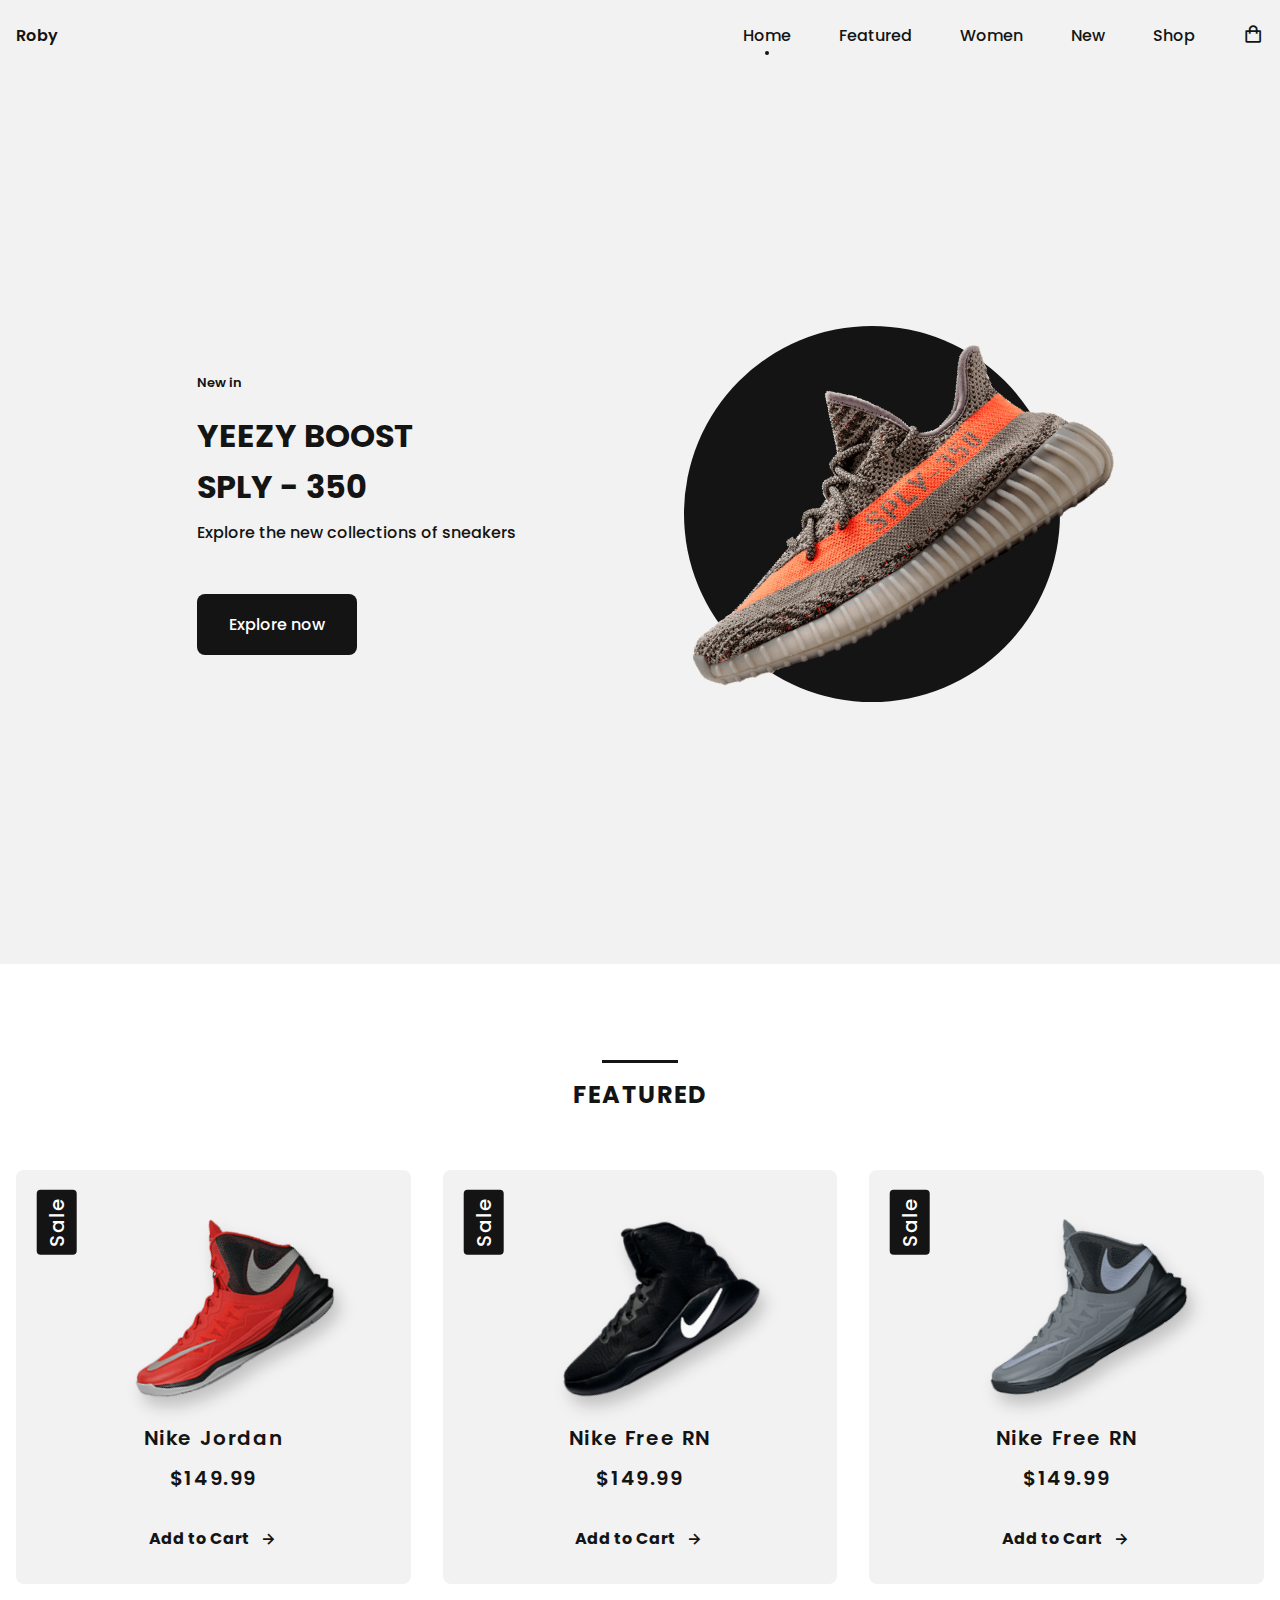
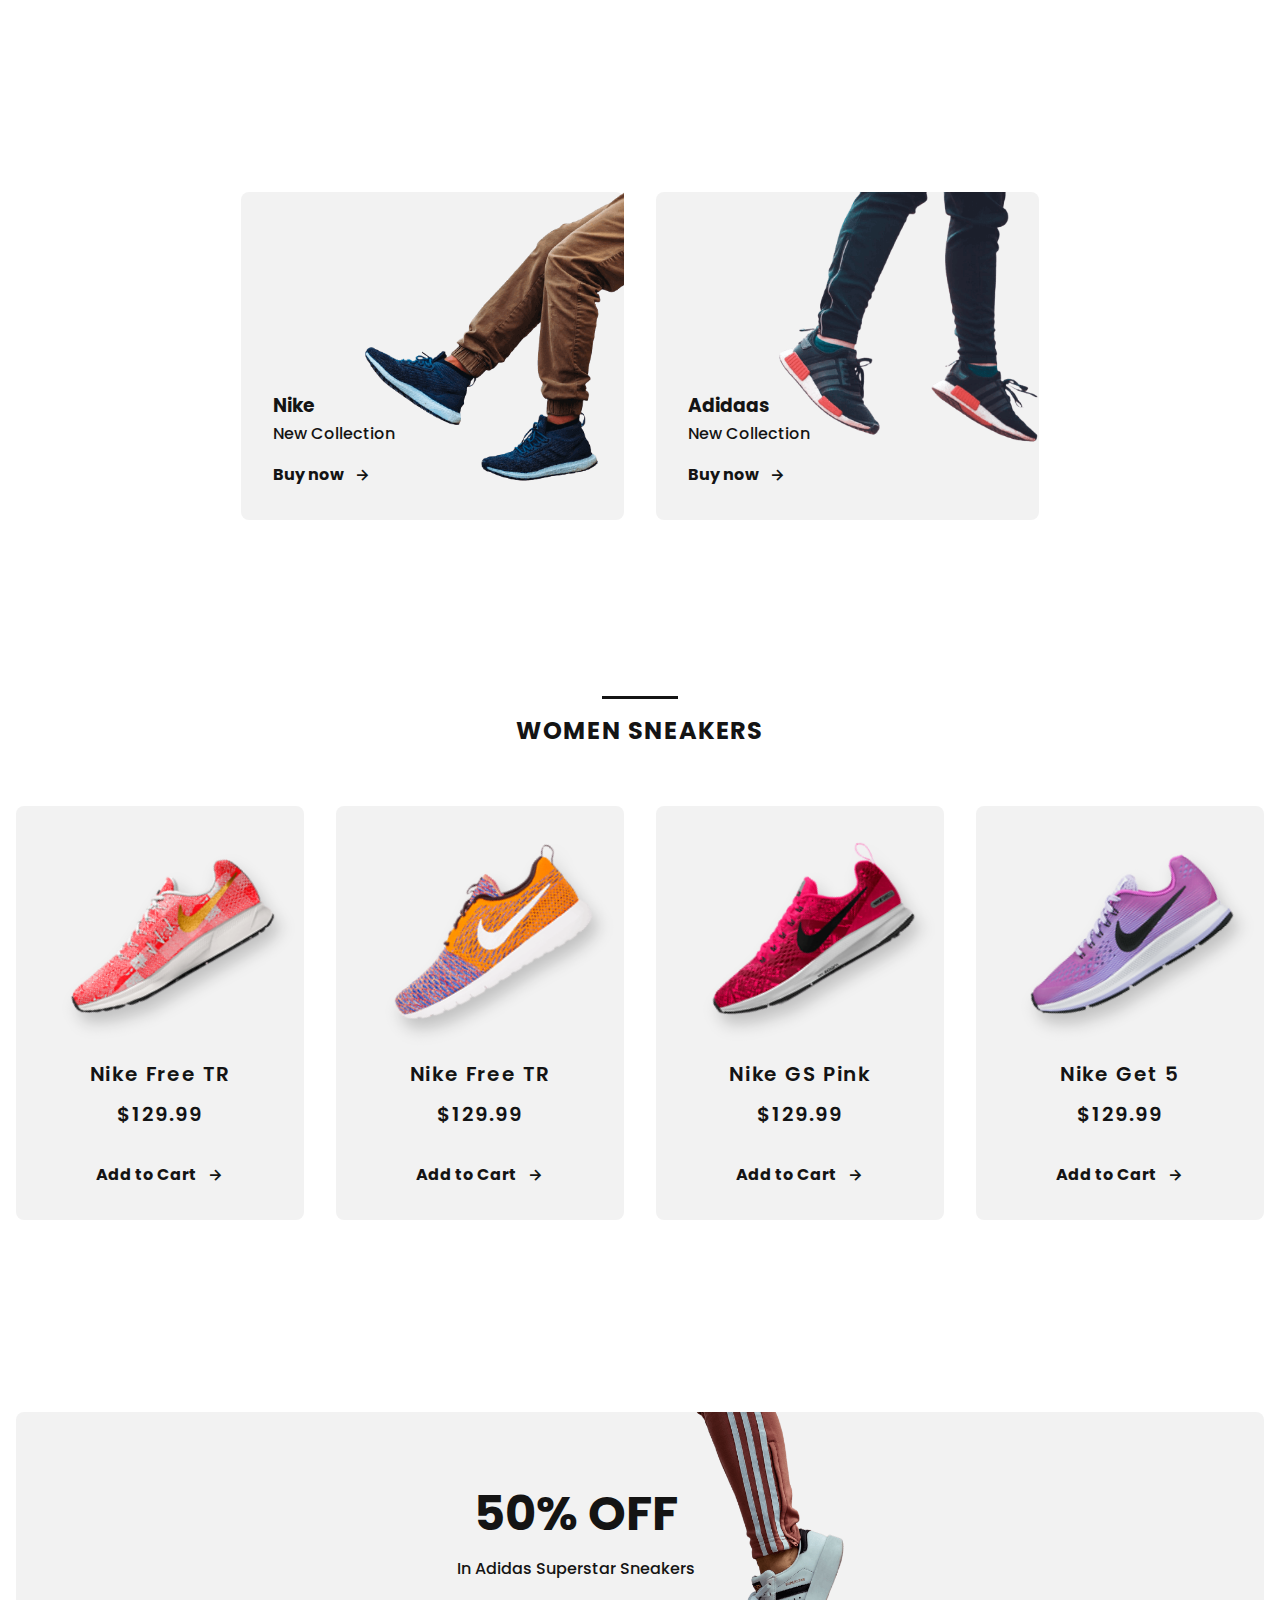
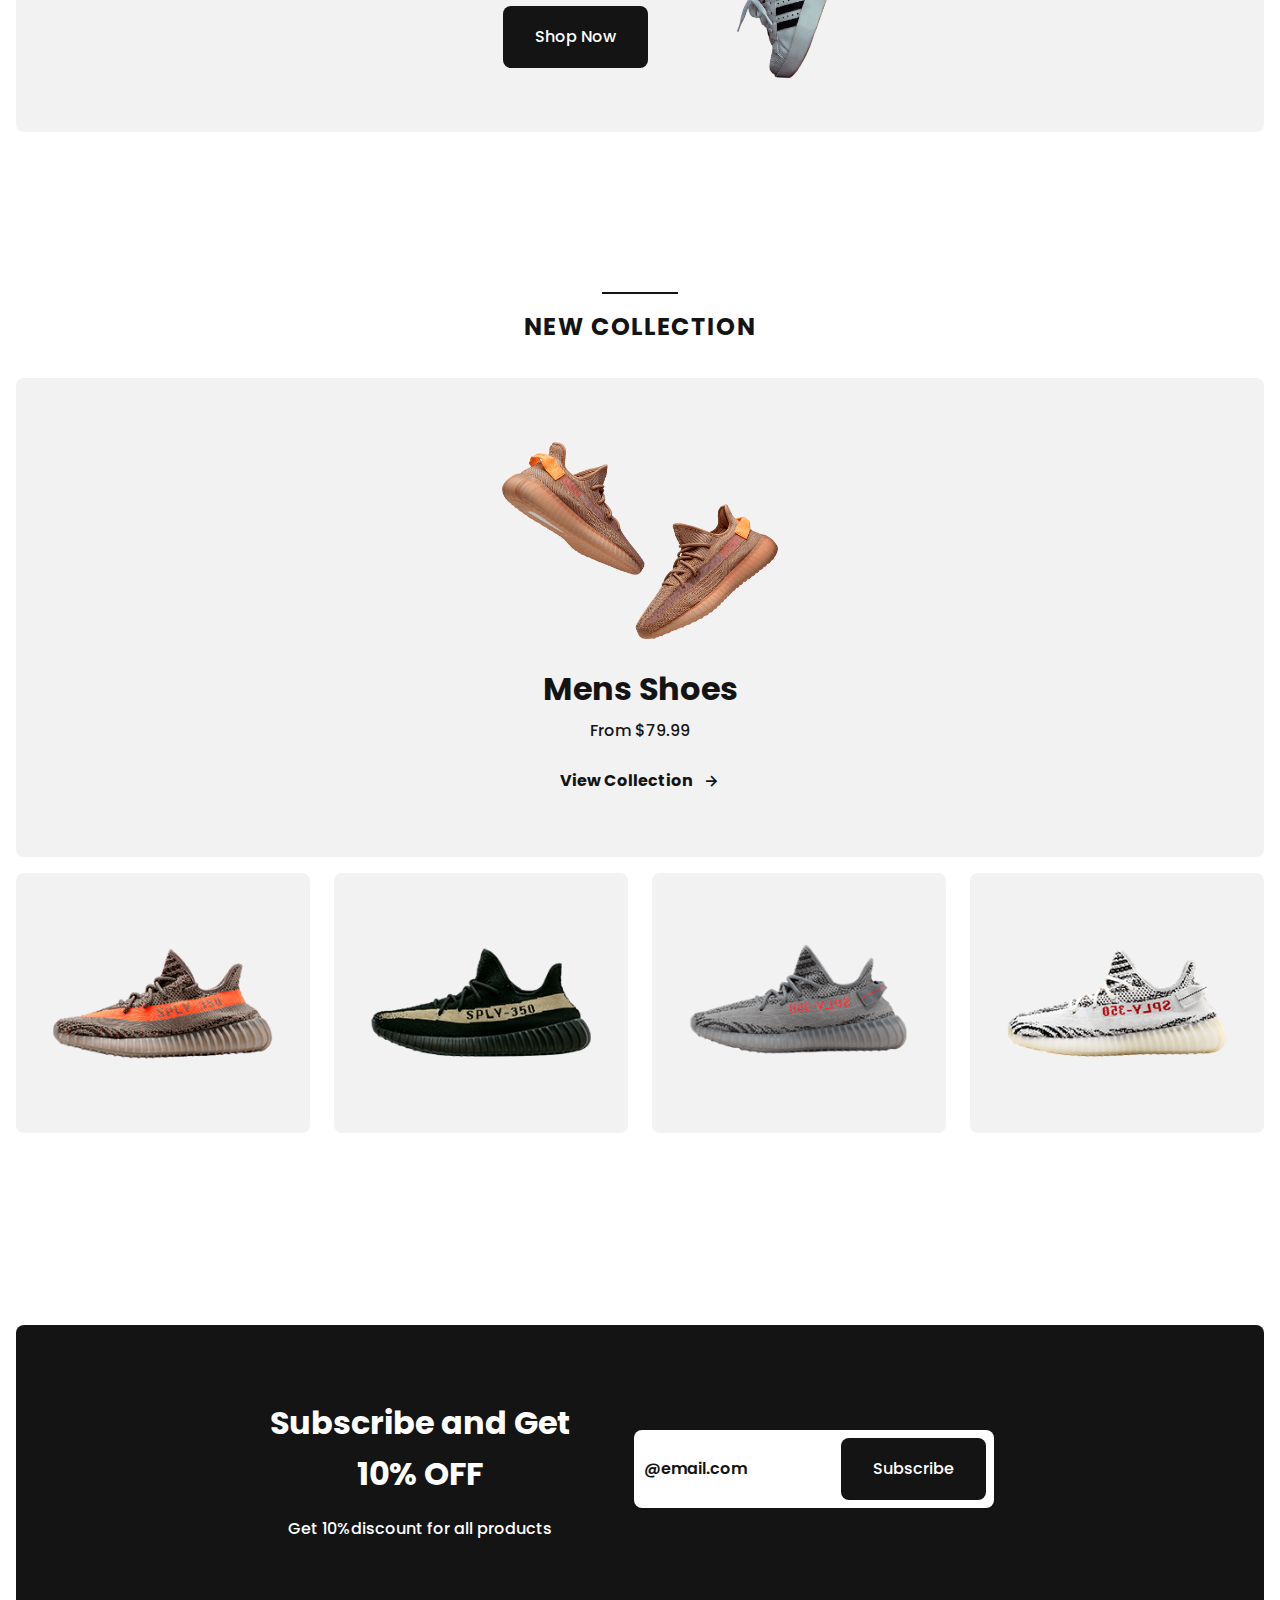
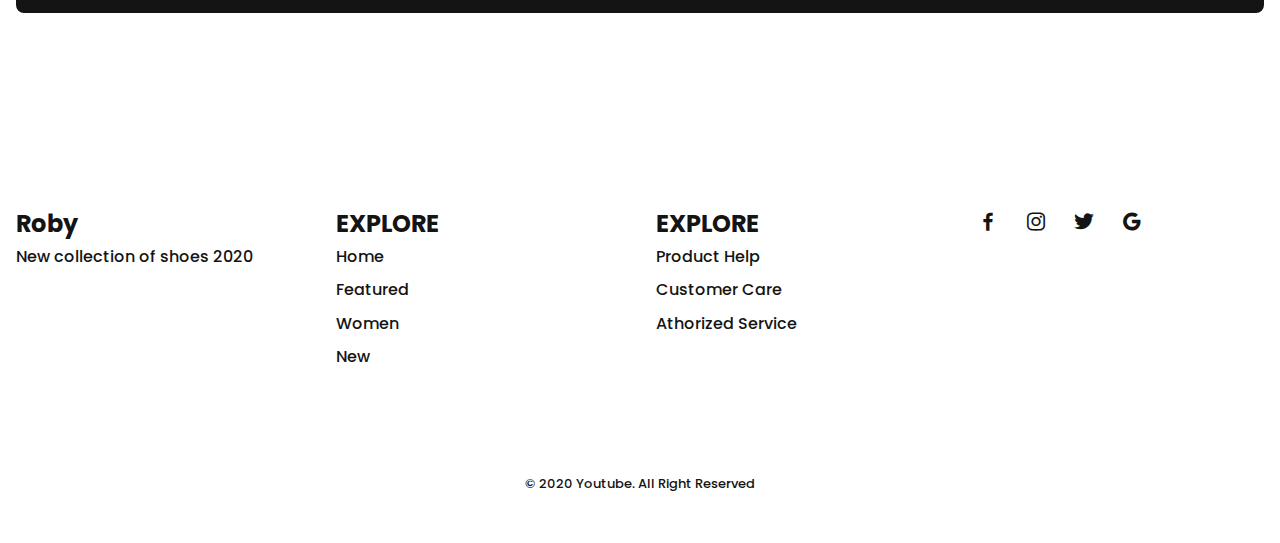
<file: index.html>
<!DOCTYPE html>
<html>

<head>
    <meta charset="utf-8">
    <meta http-equiv="X-UA-Compatible" content="IE=edge">
    <title></title>
    <meta name="description" content="">
    <meta name="viewport" content="width=device-width, initial-scale=1">
    <link rel="stylesheet" href="css/style.css">
    <link href='https://unpkg.com/boxicons@2.0.7/css/boxicons.min.css' rel='stylesheet'>
    <title>Responsive Ecommerce Website Sneakers</title>
</head>

<body>
    <!--header-->
    <header class="header" id="header">
        <nav class="nav bd-grid">
            <div class="nav__toggle" id="nav-toggle">
                <i class='bx bxs-grid'></i>
            </div>

            <a href="#" class="nav__logo">Roby</a>

            <div class="nav__menu" id="nav-menu">
                <ul class="nav__list">
                    <li class="nav__item"><a href="#home" class="nav__link active">Home</a></li>
                    <li class="nav__item"><a href="#featured" class="nav__link">Featured</a></li>
                    <li class="nav__item"><a href="#women" class="nav__link">Women</a></li>
                    <li class="nav__item"><a href="#new" class="nav__link">New</a></li>
                    <li class="nav__item"><a href="shop.html" class="nav__link">Shop</a></li>
                </ul>
            </div>

            <div class="nav__shop">
                <i class='bx bx-shopping-bag'></i>
            </div>
        </nav>
    </header>

    <main class="main">

        <section class="home" id="home">
            <div class="home__container bd-grid">
                <div class="home__sneaker">
                    <div class="home__shape"></div>
                    <img src="images/imghome.png" alt="" class="home__img">
                </div>

                <div class="home__data">
                    <span class="home__new">New in</span>
                    <h1 class="home__title">YEEZY BOOST <br> SPLY - 350</h1>
                    <p class="home__description">Explore the new collections of sneakers</p>
                    <a href="#" class="button">Explore now</a>
                </div>
            </div>
        </section>

        <section class="featured section" id="featured">
            <h2 class="section-title">FEATURED</h2>

            <div class="featured__container bd-grid">
                <article class="sneaker">
                    <div class="sneaker__sale">Sale</div>
                    <img src="images/featured1.png" alt="" class="sneaker__img">
                    <span class="sneaker__name">Nike Jordan</span>
                    <span class="sneaker__price">$149.99</span>
                    <a href="" class="button-light">Add to Cart<i class='bx bx-right-arrow-alt button-icon'></i></a>
                </article>

                <article class="sneaker">
                    <div class="sneaker__sale">Sale</div>
                    <img src="images/featured2.png" alt="" class="sneaker__img">
                    <span class="sneaker__name">Nike Free RN</span>
                    <span class="sneaker__price">$149.99</span>
                    <a href="" class="button-light">Add to Cart<i class='bx bx-right-arrow-alt button-icon'></i></a>
                </article>

                <article class="sneaker">
                    <div class="sneaker__sale">Sale</div>
                    <img src="images/featured3.png" alt="" class="sneaker__img">
                    <span class="sneaker__name">Nike Free RN</span>
                    <span class="sneaker__price">$149.99</span>
                    <a href="" class="button-light">Add to Cart<i class='bx bx-right-arrow-alt button-icon'></i></a>
                </article>
            </div>
        </section>

        <section class="collection section">
            <div class="collection__container bd-grid">
                <div class="collection__card">
                    <div class="collection__data">
                        <h3 class="collection__name">Nike</h3>
                        <p class="collection__description">New Collection</p>
                        <a href="#" class="button-light">Buy now<i class='bx bx-right-arrow-alt button-icon'></i></a>
                    </div>

                    <img src="images/collection1.png" alt="" class="collection__img">
                </div>

                <div class="collection__card">
                    <div class="collection__data">
                        <h3 class="collection__name">Adidaas</h3>
                        <p class="collection__description">New Collection</p>
                        <a href="#" class="button-light">Buy now<i class='bx bx-right-arrow-alt button-icon'></i></a>
                    </div>

                    <img src="images/collection2.png" alt="" class="collection__img">
                </div>
            </div>
        </section>

        <section class="women section" id="women">
            <h2 class="section-title">WOMEN SNEAKERS</h2>

            <div class="women__container bd-grid">
                <article class="sneaker">
                    <img src="images/women1.png" alt="" class="sneaker__img">
                    <span class="sneaker__name">Nike Free TR</span>
                    <span class="sneaker__price">$129.99</span>
                    <a href="" class="button-light">Add to Cart<i class='bx bx-right-arrow-alt button-icon'></i></a>
                </article>

                <article class="sneaker">
                    <img src="images/women2.png" alt="" class="sneaker__img">
                    <span class="sneaker__name">Nike Free TR</span>
                    <span class="sneaker__price">$129.99</span>
                    <a href="" class="button-light">Add to Cart<i class='bx bx-right-arrow-alt button-icon'></i></a>
                </article>

                <article class="sneaker">
                    <img src="images/women3.png" alt="" class="sneaker__img">
                    <span class="sneaker__name">Nike GS Pink</span>
                    <span class="sneaker__price">$129.99</span>
                    <a href="" class="button-light">Add to Cart<i class='bx bx-right-arrow-alt button-icon'></i></a>
                </article>

                <article class="sneaker">
                    <img src="images/women4.png" alt="" class="sneaker__img">
                    <span class="sneaker__name">Nike Get 5</span>
                    <span class="sneaker__price">$129.99</span>
                    <a href="" class="button-light">Add to Cart<i class='bx bx-right-arrow-alt button-icon'></i></a>
                </article>
            </div>
        </section>

        <section class="offer section">
            <div class="offer__container bd-grid">
                <div class="offer__data">
                    <h3 class="offer__title">50% OFF</h3>
                    <p class="offer__description">In Adidas Superstar Sneakers</p>
                    <a href="#" class="button">Shop Now</a>
                </div>

                <img src="images/offert.png" class="offer__img">
            </div>
        </section>

        <section class="new section" id="new">
            <h2 class="section-title">NEW COLLECTION</h2>

            <div class="new__container bd-grid">
                <div class="new__mens">
                    <img src="images/new1.png" alt="" class="new__mens-img">
                    <h3 class="new__title">Mens Shoes</h3>
                    <span class="new__price">From $79.99</span>
                    <a href="" class="button-light">View Collection<i class='bx bx-right-arrow-alt button-icon'></i></a>
                </div>

                <div class="new__sneaker">
                    <div class="new__sneaker-card">
                        <img src="images/new2.png" alt="" class="new__sneaker-img">
                        <div class="new__sneaker-overlay">
                            <a href="#" class="button">Add to Cart</a>
                        </div>
                    </div>

                    <div class="new__sneaker-card">
                        <img src="images/new3.png" alt="" class="new__sneaker-img">
                        <div class="new__sneaker-overlay">
                            <a href="#" class="button">Add to Cart</a>
                        </div>
                    </div>

                    <div class="new__sneaker-card">
                        <img src="images/new4.png" alt="" class="new__sneaker-img">
                        <div class="new__sneaker-overlay">
                            <a href="#" class="button">Add to Cart</a>
                        </div>
                    </div>

                    <div class="new__sneaker-card">
                        <img src="images/new5.png" alt="" class="new__sneaker-img">
                        <div class="new__sneaker-overlay">
                            <a href="#" class="button">Add to Cart</a>
                        </div>
                    </div>
                    
                </div>
            </div>
        </section>

        <section class="newsletter section">
            <div class="newsletter__container bd-grid">
                <div>
                    <h3 class="newsletter__title">Subscribe and Get<br>10% OFF<br></h3>
                    <p class="newsletter__description">Get 10%discount for all products</p>
                </div>

                <form action="" class="newsletter__subscribe">
                    <input type="text" placeholder="@email.com" class="newsletter__input">
                    <a href="#" class="button">Subscribe</a>
                </form>
            </div>
        </section>

        <footer class="footer section">
            <div class="footer__container bd-grid">
                <div class="footer__box">
                    <h3 class="footer__title">Roby</h3>
                    <p class="footer__description">New collection of shoes 2020</p>
                </div>

                <div class="footer__box">
                    <h3 class="footer__title">EXPLORE</h3>
                    <li><a href="#home" class="footer__link">Home</a></li>
                    <li><a href="#featured" class="footer__link">Featured</a></li>
                    <li><a href="#women" class="footer__link">Women</a></li>
                    <li><a href="#new" class="footer__link">New</a></li>
                </div>

                <div class="footer__box">
                    <h3 class="footer__title">EXPLORE</h3>
                    <li><a href="#" class="footer__link">Product Help</a></li>
                    <li><a href="#" class="footer__link">Customer Care</a></li>
                    <li><a href="#" class="footer__link">Athorized Service</a></li>
                </div>

                <div class="footer__box">
                    <a href="#" class="footer__social"><i class='bx bxl-facebook'></i></a>
                    <a href="#" class="footer__social"><i class='bx bxl-instagram'></i></a>
                    <a href="#" class="footer__social"><i class='bx bxl-twitter'></i></a>
                    <a href="#" class="footer__social"><i class='bx bxl-google'></i></a>
                </div>
            </div>

            <p class="footer__copy">&#169; 2020 Youtube. All Right Reserved</p>
        </footer>
    </main>


    <script src="js/main.js" async defer></script>
</body>

</html>
</file>
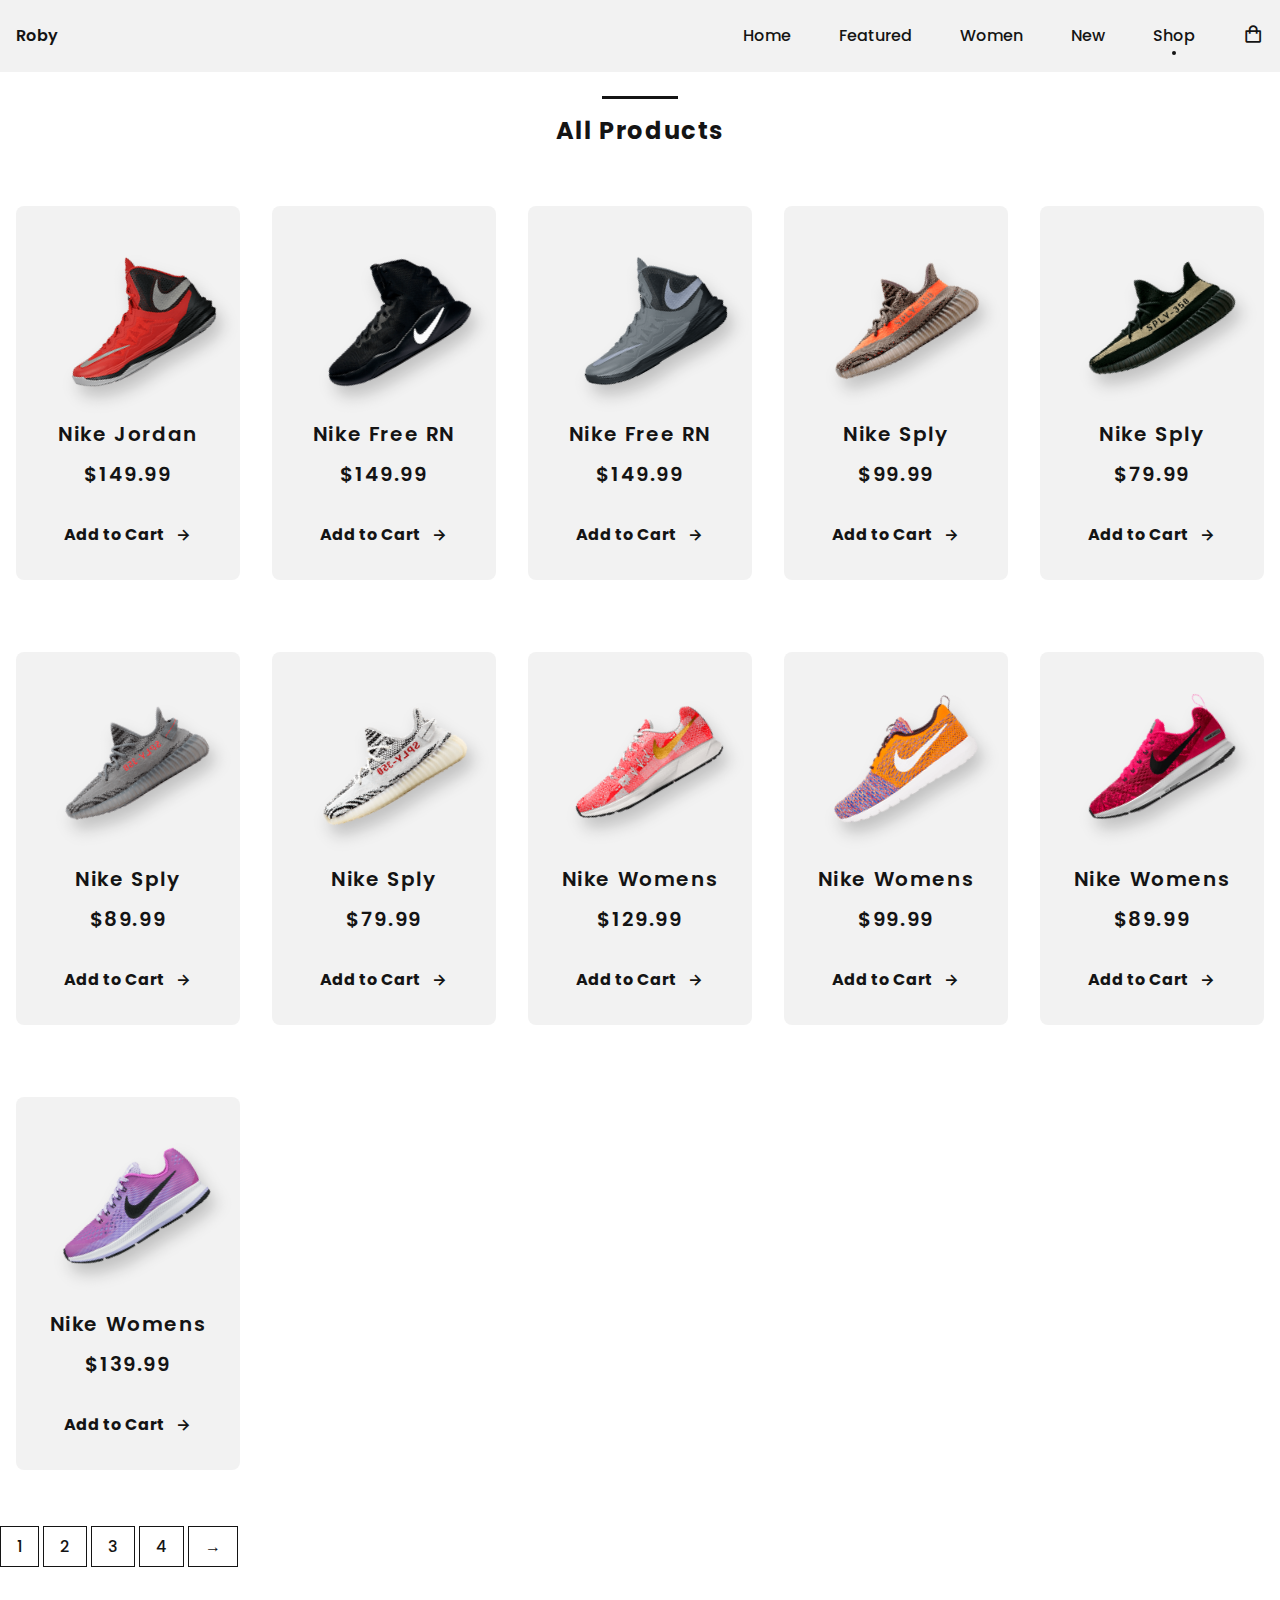
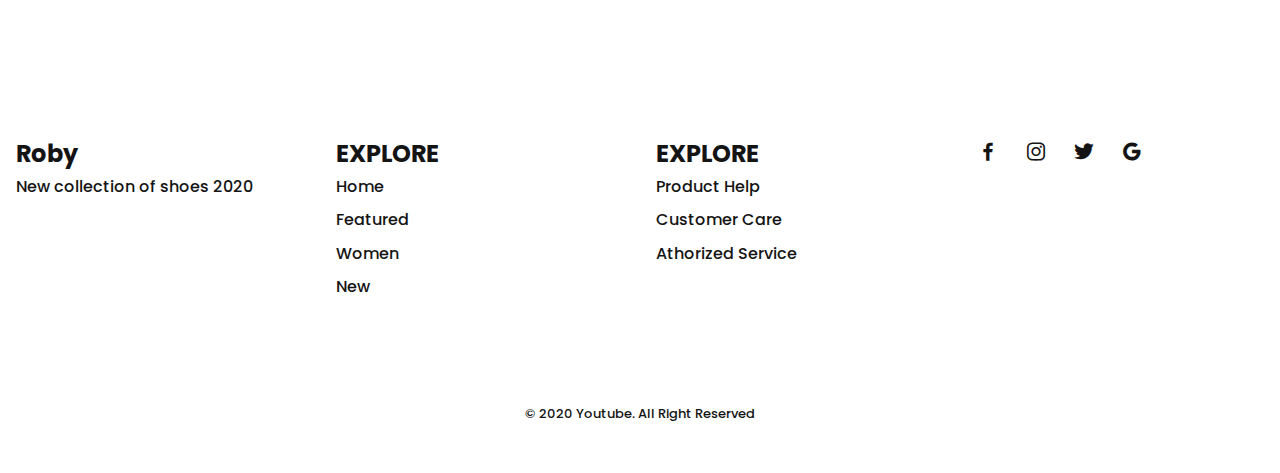
<file: shop.html>
<!DOCTYPE html>
<html>
    <head>
        <meta charset="utf-8">
        <meta http-equiv="X-UA-Compatible" content="IE=edge">
        <title></title>
        <meta name="description" content="">
        <meta name="viewport" content="width=device-width, initial-scale=1">
        <link rel="stylesheet" href="css/style.css">
        <link href='https://unpkg.com/boxicons@2.0.7/css/boxicons.min.css' rel='stylesheet'>
        <title>Responsive Ecommerce Website Sneakers</title>
    </head>
    <body>
        <header class="header" id="header">
            <nav class="nav bd-grid">
                <div class="nav__toggle" id="nav-toggle">
                    <i class='bx bxs-grid'></i>
                </div>
    
                <a href="#" class="nav__logo">Roby</a>
    
                <div class="nav__menu" id="nav-menu">
                    <ul class="nav__list">
                        <li class="nav__item"><a href="./index.html" class="nav__link">Home</a></li>
                        <li class="nav__item"><a href="./index.html#featured" class="nav__link">Featured</a></li>
                        <li class="nav__item"><a href="./index.html#women" class="nav__link">Women</a></li>
                        <li class="nav__item"><a href="./indexhtml#new" class="nav__link">New</a></li>
                        <li class="nav__item"><a href="#shop" class="nav__link active">Shop</a></li>
                    </ul>
                </div>
    
                <div class="nav__shop">
                    <i class='bx bx-shopping-bag'></i>
                </div>
            </nav>

        </header>

        <main class="main">

            <section class="featured section" id="shop">
                <h2 class="section-title">All Products</h2>
    
                <div class="featured__container bd-grid">
                    <article class="sneaker">
                        <img src="images/featured1.png" alt="" class="sneaker__img">
                        <span class="sneaker__name">Nike Jordan</span>
                        <span class="sneaker__price">$149.99</span>
                        <a href="" class="button-light">Add to Cart<i class='bx bx-right-arrow-alt button-icon'></i></a>
                    </article>
    
                    <article class="sneaker">
                        <img src="images/featured2.png" alt="" class="sneaker__img">
                        <span class="sneaker__name">Nike Free RN</span>
                        <span class="sneaker__price">$149.99</span>
                        <a href="" class="button-light">Add to Cart<i class='bx bx-right-arrow-alt button-icon'></i></a>
                    </article>
    
                    <article class="sneaker">
                        <img src="images/featured3.png" alt="" class="sneaker__img">
                        <span class="sneaker__name">Nike Free RN</span>
                        <span class="sneaker__price">$149.99</span>
                        <a href="" class="button-light">Add to Cart<i class='bx bx-right-arrow-alt button-icon'></i></a>
                    </article>

                    <article class="sneaker">
                        <img src="images/new2.png" alt="" class="sneaker__img">
                        <span class="sneaker__name">Nike Sply</span>
                        <span class="sneaker__price">$99.99</span>
                        <a href="" class="button-light">Add to Cart<i class='bx bx-right-arrow-alt button-icon'></i></a>
                    </article>

                    <article class="sneaker">
                        <img src="images/new3.png" alt="" class="sneaker__img">
                        <span class="sneaker__name">Nike Sply</span>
                        <span class="sneaker__price">$79.99</span>
                        <a href="" class="button-light">Add to Cart<i class='bx bx-right-arrow-alt button-icon'></i></a>
                    </article>

                    <article class="sneaker">
                        <img src="images/new4.png" alt="" class="sneaker__img">
                        <span class="sneaker__name">Nike Sply</span>
                        <span class="sneaker__price">$89.99</span>
                        <a href="" class="button-light">Add to Cart<i class='bx bx-right-arrow-alt button-icon'></i></a>
                    </article>

                    <article class="sneaker">
                        <img src="images/new5.png" alt="" class="sneaker__img">
                        <span class="sneaker__name">Nike Sply</span>
                        <span class="sneaker__price">$79.99</span>
                        <a href="" class="button-light">Add to Cart<i class='bx bx-right-arrow-alt button-icon'></i></a>
                    </article>

                    <article class="sneaker">
                        <img src="images/women1.png" alt="" class="sneaker__img">
                        <span class="sneaker__name">Nike Womens</span>
                        <span class="sneaker__price">$129.99</span>
                        <a href="" class="button-light">Add to Cart<i class='bx bx-right-arrow-alt button-icon'></i></a>
                    </article>

                    <article class="sneaker">
                        <img src="images/women2.png" alt="" class="sneaker__img">
                        <span class="sneaker__name">Nike Womens</span>
                        <span class="sneaker__price">$99.99</span>
                        <a href="" class="button-light">Add to Cart<i class='bx bx-right-arrow-alt button-icon'></i></a>
                    </article>

                    <article class="sneaker">
                        <img src="images/women3.png" alt="" class="sneaker__img">
                        <span class="sneaker__name">Nike Womens</span>
                        <span class="sneaker__price">$89.99</span>
                        <a href="" class="button-light">Add to Cart<i class='bx bx-right-arrow-alt button-icon'></i></a>
                    </article>

                    <article class="sneaker">
                        <img src="images/women4.png" alt="" class="sneaker__img">
                        <span class="sneaker__name">Nike Womens</span>
                        <span class="sneaker__price">$139.99</span>
                        <a href="" class="button-light">Add to Cart<i class='bx bx-right-arrow-alt button-icon'></i></a>
                    </article>
                </div>

                <div class="sneaker__pages bd-grid">
                    <div>
                        <span class="sneaker__page">1</span>
                        <span class="sneaker__page">2</span>
                        <span class="sneaker__page">3</span>
                        <span class="sneaker__page">4</span>
                        <span class="sneaker__page">&#8594;</span>
                    </div>
                </div>
            </section>
        </main>

        <footer class="footer section">
            <div class="footer__container bd-grid">
                <div class="footer__box">
                    <h3 class="footer__title">Roby</h3>
                    <p class="footer__description">New collection of shoes 2020</p>
                </div>

                <div class="footer__box">
                    <h3 class="footer__title">EXPLORE</h3>
                    <li><a href="#home" class="footer__link">Home</a></li>
                    <li><a href="#featured" class="footer__link">Featured</a></li>
                    <li><a href="#women" class="footer__link">Women</a></li>
                    <li><a href="#new" class="footer__link">New</a></li>
                </div>

                <div class="footer__box">
                    <h3 class="footer__title">EXPLORE</h3>
                    <li><a href="#" class="footer__link">Product Help</a></li>
                    <li><a href="#" class="footer__link">Customer Care</a></li>
                    <li><a href="#" class="footer__link">Athorized Service</a></li>
                </div>

                <div class="footer__box">
                    <a href="#" class="footer__social"><i class='bx bxl-facebook'></i></a>
                    <a href="#" class="footer__social"><i class='bx bxl-instagram'></i></a>
                    <a href="#" class="footer__social"><i class='bx bxl-twitter'></i></a>
                    <a href="#" class="footer__social"><i class='bx bxl-google'></i></a>
                </div>
            </div>

            <p class="footer__copy">&#169; 2020 Youtube. All Right Reserved</p>
        </footer>
      
        
        <script src="js/main.js" async defer></script>
    </body>
</html>
</file>
<file: css/style.css>
@import url('https://fonts.googleapis.com/css2?family=Poppins:wght@400;500;600;700&display=swap');

:root {
    --header-height: 3rem;

    --font-medium: 500;
    --font-semi-bold: 600;
    --font-bold: 700;

    --dark-color: #141414;
    --dark-color-light: #8a8a8a;
    --dark-color-lighten: #f2f2f2;
    --white-color: #fff;

    --body-font: "Poppins", sans-serif;
    --big-font-size: 1.25rem;
    --bigger-font-size: 1.5rem;
    --biggest-font-size: 2rem;
    --h2-font-size: 1.25rem;
    --normal-font-size: .938rem;
    --smaller-font-size: .813rem;

    --mb-1: .5rem;
    --mb-2: 1rem;
    --mb-3: 1.5rem;
    --mb-4: 2rem;
    --mb-5: 2.5rem;
    --mb-6: 3rem;

    --z-fixed: 100;

    --rotate-img: rotate(-30deg);
}

@media screen and (min-width: 768px) {
    :root {
        --big-font-size: 1.5rem;
        --bigger-font-size: 2rem;
        --biggest-font-size: 3rem;
        --normal-font-size: 1rem;
        --smaller-font-size: .813rem;
    }
}

*,::before,::after {
    box-sizing: border-box;
}

html {
    scroll-behavior: smooth;
}

body {
    margin: var(--header-height) 0 0 0;
    font-family: var(--body-font);
    font-size: var(--normal-font-size);
    font-weight: var(--font-medium);
    color: var(--dark-color);
    line-height: 1.6;
}

h1,h2,h3,p,ul {
    margin: 0;
}

ul, li {
    padding: 0;
    list-style: none;
}

a {
    text-decoration: none;
    color: var(--dark-color);
}

img {
    max-width: 100%;
    height: auto;
    display: block;
}

section {
    padding: 4rem 2rem 0 2rem;
}

.section-title {
    position: relative;
    font-size: var(--big-font-size);
    margin-bottom: var(--mb-4);
    text-align: center;
    letter-spacing: .1rem;
}

.section-title::after {
    content: '';
    position: absolute;
    width: 56px;
    height: .18rem;
    top: -1rem;
    left: 0;
    right: 0;
    margin: auto;
    background-color: var(--dark-color);
}

.bg-grid {
    max-width: 1042px;
    display: grid;
    grid-template-columns: 100%;
    column-gap: 2rem;
    width: calc(100% - 2rem);
    margin-left: var(--mb-2);
    margin-right: var(--mb-2);
}

.header {
    width: 100%;
    position: fixed;
    top: 0;
    left: 0;
    z-index: var(--z-fixed);
    background-color: var(--dark-color-lighten);
}

.nav {
    height: var(--header-height);
    display: flex;
    justify-content: space-between;
    align-items: center;
    padding: 1rem;
}

@media screen and (max-width: 768px) {
    .nav__menu {
        position: fixed;
        top: var(--header-height);
        left: -100%;
        width: 70%;
        height: 100vh;
        padding: 2rem;
        background-color: var(--white-color);
        transition: .5s;
    }
}

.nav__item {
    margin-bottom: var(--mb-4);
}

.nav__logo {
    font-weight: var(--font-semi-bold);
}

.nav__toggle, .nav__shop {
    font-size: 1.3rem;
    cursor: pointer;
}

.show {
    left: 0;
}

.active {
    position: relative;
}

.active::before {
    content: '';
    position: absolute;
    bottom: -.5rem;
    left: 45%;
    width: 4px;
    height: 4px;
    background-color: var(--dark-color);
    border-radius: 50%;
}

.scroll-header {
    background-color: var(--white-color);
    box-shadow: 0 2px 4px rgba(0,0,0,.1);
}

.home {
    background-color: var(--dark-color-lighten);
    overflow: hidden;
}

.home__container {
    height: calc(100vh - var(--header-height));
}

.home__sneaker {
    position: relative;
    display: flex;
    justify-content: center;
    align-self: center;
}

.home__shape {
    width: 220px;
    height: 220px;
    background-color: var(--dark-color);
    border-radius: 50%;
}

.home__img {
    position: absolute;
    top: 1.5rem;
    max-width: initial;
    width: 275px;
    transform: var(--rotate-img);
}

.home__new {
    display: block;
    font-size: var(--smaller-font-size);
    font-weight: var(--font-semi-bold);
    margin-bottom: var(--mb-2);
}

.home__title {
    font-size: var(--bigger-font-size);
    margin-bottom: var(--mb-1);
}

.home__description {
    margin-bottom: var(--mb-6);
}

.button {
    display: inline-block;
    background-color: var(--dark-color);
    color: var(--white-color);
    padding: 1.125rem 2rem;
    font-weight: var(--font-medium);
    border-radius: .5rem;
    transition: .3s;
}

.button:hover {
    transform: translateY(-.25rem);
}

.button-light {
    display: inline-flex;
    color: var(--dark-color);
    font-weight: var(--font-bold);
    align-items: center;
}

.button-icon {
    font-size: 1.25rem;
    margin-left: var(--mb-1);
    transition: .3s;
}

.button-light:hover .button-icon {
    transform: translateX(.25rem);
}

.featured__container {
    row-gap: 2rem;
    display: grid;
    grid-template-columns: repeat(auto-fit, minmax(220px, 1fr));
}

.sneaker {
    position: relative;
    display: flex;
    flex-direction: column;
    align-items: center;
    padding: 2rem;
    margin: 1rem;
    margin-top: var(--mb-3);
    background-color: var(--dark-color-lighten);
    border-radius: .5rem;
    transition: .3s;
}

.sneaker__sale {
    position: absolute;
    left: .5rem;
    background-color: var(--dark-color);
    color: var(--white-color);
    padding: .25rem .5rem;
    border-radius: .25rem;
    font-size: var(--h2-font-size);
    transform: rotate(-90deg);
    letter-spacing: .1rem;
}

.sneaker__img {
    width: 220px;
    margin-top: var(--mb-3);
    margin-bottom: var(--mb-6);
    transform: var(--rotate-img);
    filter: drop-shadow(0 12px 8px rgba(0,0,0,.2));
}

.sneaker__name, .sneaker__price {
    font-size: var(--h2-font-size);
    letter-spacing: .1rem;
    font-weight: var(--font-semi-bold);
}

.sneaker__name {
    margin-bottom: var(--mb-1);
}

.sneaker__price {
    margin-bottom: var(--mb-4);
}

.sneaker:hover {
    transform: translateY(-.5rem);
}

.sneaker__pages {
    margin-top: var(--mb-6);
}

.sneaker__page {
    padding: .5rem 1rem;
    border: 1px solid var(--dark-color);
}

.sneaker__page:hover {
    background-color: var(--dark-color);
    color: var(--white-color);
}

.collection__container {
    row-gap: 2rem;
    justify-content: center;
}

.collection__card {
    position: relative;
    display: flex;
    height: 328px;
    background-color: var(--dark-color-lighten);
    padding: 2rem;
    border-radius: .5rem;
    transition: .3s;
    margin-bottom: var(--mb-4);
}

.collection__data {
    align-self: flex-end;
}

.collection__img {
    position: absolute;
    top: 0;
    right: 0;
    width: 230px;
}

.collection__name {
    font-sizr: var(--bigger-font-size);
    margin-botom: .25rem;
}

.collection__description {
    margin-bottom: var(--mb-2);
}

.collection__card:hover {
    transform: translateY(-.5rem);
}

.women__container {
    display: grid;
    row-gap: 2rem;
    grid-template-columns: repeat(auto-fit, minmax(220px, 1fr));
}

.offer__container {
    display: grid;
    grid-template-columns: 55% 45%;
    column-gap: 0;
    background-color: var(--dark-color-lighten);
    border-radius: .5rem;
    justify-content: center;
}

.offer__data {
    padding: 4rem 0 4rem 1.5rem;
}

.offer__title {
    font-size: var(--biggest-font-size);
    margin-bottom: .25rem;
}

.offer__description {
    margin-bottom: var(--mb-3);
}

.offer__img {
    width: 153px;
}

.new__container {
    row-gap: 2rem;
}

.new__mens {
    display: flex;
    flex-direction: column;
    justify-content: center;
    background-color: var(--dark-color-lighten);
    border-radius: .5rem;
    padding: 2rem;
    margin-bottom: var(--mb-3);
}

.new__mens-img {
    width: 276px;
    margin-bottom: var(--mb-3);
}

.new__title {
    font-size: var(--bigger-font-size);
    margin-bottom: .25rem;
}

.new__price {
    display: block;
    margin-bottom: var(--mb-3);
}

.new__sneaker {
    display: grid;
    gap: 1.5rem;
    grid-template-columns: repeat(auto-fit, minmax(220px, 1fr));
    margin-bottom: var(--mb-3);
}

.new__sneaker-card {
    position: relative;
    padding: 3.5rem 1.5rem;
    background-color: var(--dark-color-lighten);
    border-radius: .5rem;
    overflow: hidden;
    display: flex;
    justify-content: center;
    
}

.new__sneaker-img {
    width: 220px;
}

.new__sneaker-overlay {
    position: absolute;
    left: 0;
    bottom: -100%;
    width: 100%;
    height: 100%;
    display: flex;
    justify-content: center;
    align-items: center;
    background-color: rgba(138,138,138,.3);
    transition: .3s;
}

.new__sneaker-card:hover .new__sneaker-overlay {
    bottom: 0;
}

.newsletter__container {
    background-color: var(--dark-color);
    color: var(--white-color);
    padding: 2rem .5rem;
    border-radius: .5rem;
    text-align: center;
}

.newsletter__title {
    font-size: var(--bigger-font-size);
    margin-bottom: var(--mb-2);
}

.newsletter__description {
    margin-bottom: var(--mb-5);
}

.newsletter__subscribe {
    display: flex;
    column-gap: .5rem;
    background-color: var(--white-color);
    padding: .5rem;
    border-radius: .5rem;
    margin: 1rem;
}

.newsletter__input {
    outline: none;
    border: none;
    width: 90%;
    font-size: var(--normal-font-size);
}

.newsletter__input::placeholder {
    color: var(--dark-color);
    font-family: var(--body-font);
    font-size: var(--normal-body-font);
    font-weight: var(--font-semi-bold);
}

.footer__container {
    display: grid;
    column-gap: 2rem;
    grid-template-columns: repeat(auto-fit, minmax(220px, 1fr));
    margin-left: 2rem; 
    margin-top: 2rem;
}

.footer__box {
    margin-bottom: var(--mb-4);
}

.footer__title {
    font-size: var(--big-font-size);
}

.footer__link {
    display: block;
    width: max-content;
    margin-bottom: var(--mb-1);
}

.footer__social {
    font-size: 1.5rem;
    margin-right: 1.25rem;
}

.footer__copy {
    padding-top: 3rem;
    font-size: var(--smaller-font-size);
    color: var(--color-light);
    text-align: center;
}

@media screen and (min-width: 576px) {
    .collection__container {
        grid-template-columns: 415px;
        margin: 1rem;
    }

    .collection__img {
        width: 260px;
    }

    .offer__container {
        margin: 1rem;
        grid-template-columns: max-content max-content;
    }

    .offer__data {
        text-align: center;
    }

    .new__mens {
        align-items: center;
        margin: 1rem;
    }

    .new__sneaker {
        margin: 1rem;
    }

    .footer__container {
        margin-left: 2rem;
    }

}

@media screen and (min-width: 768px) {
    body {
        margin: 0;
    }

    .section {
        padding: 7rem 0 3rem;
    }

    .section-title::after {
        width: 76px;
    }

    .nav {
        height: calc(var(--header-height) + 1.5rem);
    }

    .nav__menu {
        margin-left: auto;
    }

    .nav__list {
        display: flex;
    }

    .nav__item, .nav__shop {
        margin-left: var(--mb-6);
        margin-bottom: 0;
    }

    .nav__toggle {
        display: none;
    }

    .home__container {
        display: grid;
        height: 100vh;
        grid-template-columns: max-content max-content;
        justify-content: center;
        align-items: center;
    }

    .home__sneaker {
        order: 1;
        margin-left: var(--mb-5);
        margin-right: var(--mb-3);
    }

    .home__shape {
        width: 376px;
        height: 376px;
    }

    .home__img {
        width: 470px;
        top: 3.5rem;
        right: 0;
        left: -3rem;
    }

    .newsletter__container {
        display: grid;
        grid-template-columns: max-content max-content;
        justify-content: center;
        align-items: center;
        padding: 4.5rem 2rem;
        column-gap: 3rem;
        margin: 1rem;
    }

    .newsletter__description {
        margin-bottom: 0;
    }

    .newsletter__subscribe {
        width: 360px;
        height: max-content;
    }

}

@media screen and (min-width: 1024px) {
    .bd-grid {
        margin-left: auto;
        margin-right: auto;
    }

    .home__container {
        column-gap: 8rem;
    }

    .collection__container {
        display: grid;
        grid-template-columns: repeat(2, 415px);
    }

    .collection__card, .offer__container, .newsletter__container, .footer__container{
        margin: 1rem;
    }

    .new__container {
        grid-template-columns: max-content 1fr;
    }

    .new__mens {
        display: flex;
        align-items: center;
        justify-content: flex-end;
        padding: 4rem 2rem;
    }


}
</file>
